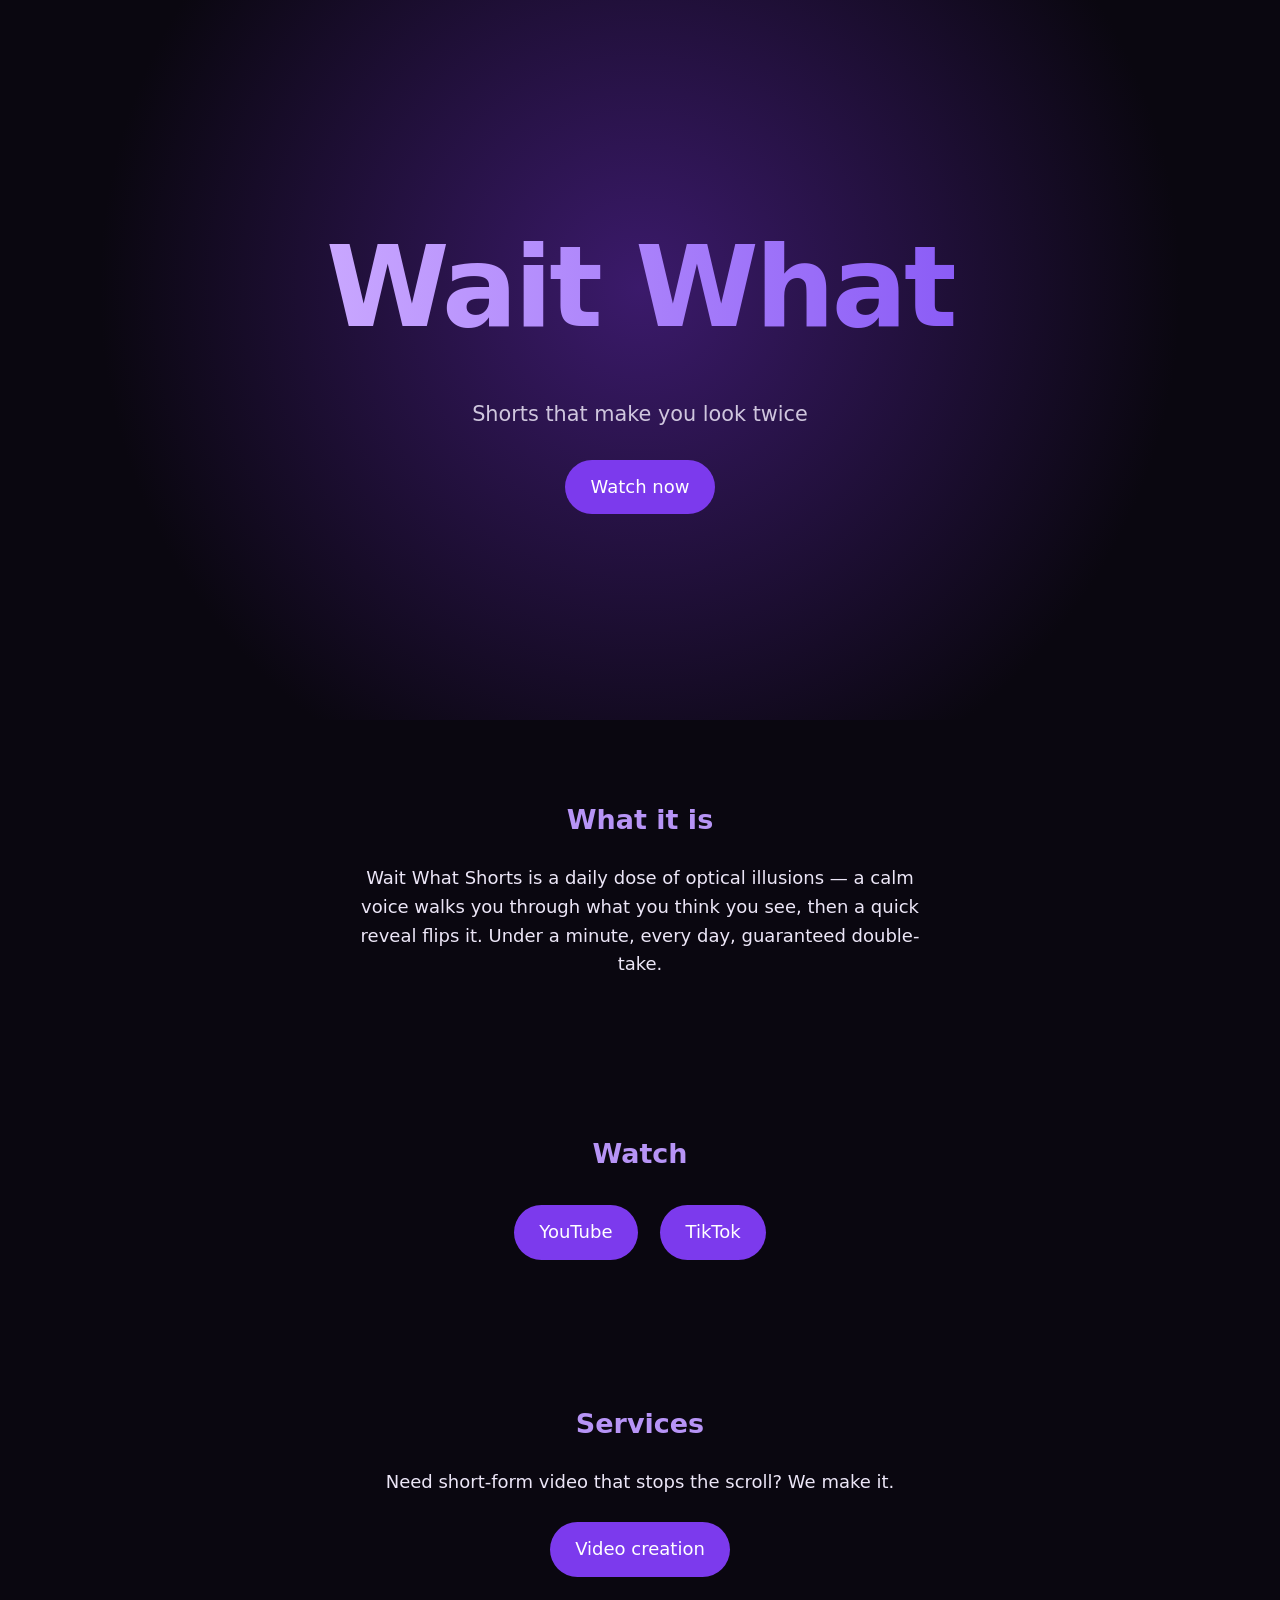
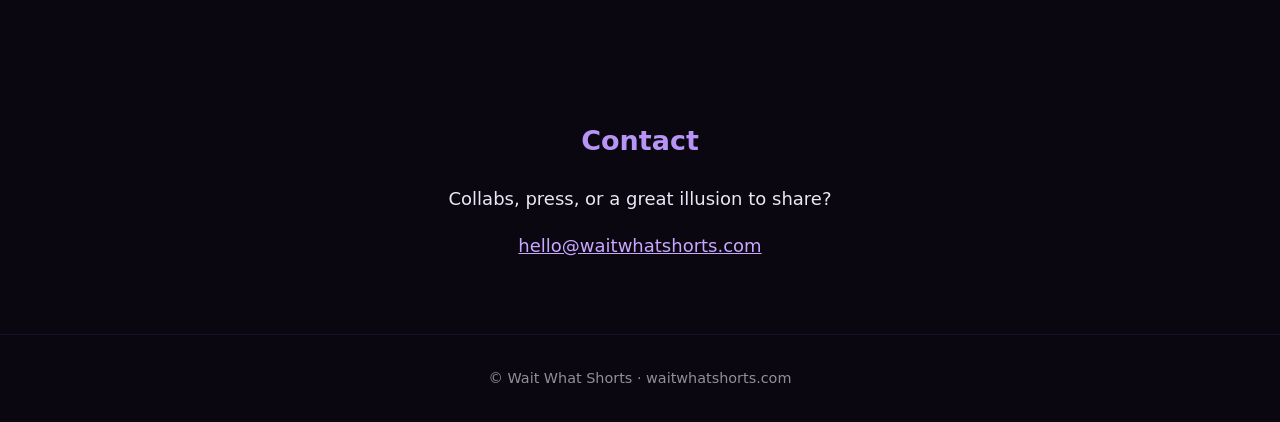
<file: index.html>
<!doctype html>
<html lang="en"><head><meta charset="utf-8"><meta name="viewport" content="width=device-width,initial-scale=1">
<title>Wait What Shorts — Shorts that make you look twice</title>
<meta name="description" content="Daily optical-illusion Shorts with a calm voice and a quick reveal.">
<link rel="stylesheet" href="style.css"></head>
<body>
<audio id="ww-outro" src="outro-jingle.mp3" preload="auto"></audio>
<header class="hero"><h1>Wait What</h1><p class="tag">Shorts that make you look twice</p><a class="btn" href="#watch">Watch now</a></header>
<section><h2>What it is</h2><p>Wait What Shorts is a daily dose of optical illusions — a calm voice walks you through what you think you see, then a quick reveal flips it. Under a minute, every day, guaranteed double-take.</p></section>
<section id="watch"><h2>Watch</h2><div class="links">
<a class="btn" href="https://www.youtube.com/@WaitWhatNow-t6d" target="_blank" rel="noopener">YouTube</a>
<a class="btn" href="https://www.tiktok.com/@waitwhatnowt6d" target="_blank" rel="noopener">TikTok</a></div></section>
<section id="services"><h2>Services</h2><p>Need short-form video that stops the scroll? We make it.</p><div class="links">
<a class="btn" href="services/video.html">Video creation</a></div></section>
<section id="contact"><h2>Contact</h2><p>Collabs, press, or a great illusion to share?</p><p><a href="mailto:hello@waitwhatshorts.com">hello@waitwhatshorts.com</a></p></section>
<footer>© Wait What Shorts · waitwhatshorts.com</footer>
<script src="site.js"></script>
<script data-goatcounter="https://waitwhatshorts.goatcounter.com/count"
        async src="//gc.zgo.at/count.js"></script>
</body></html>
</file>
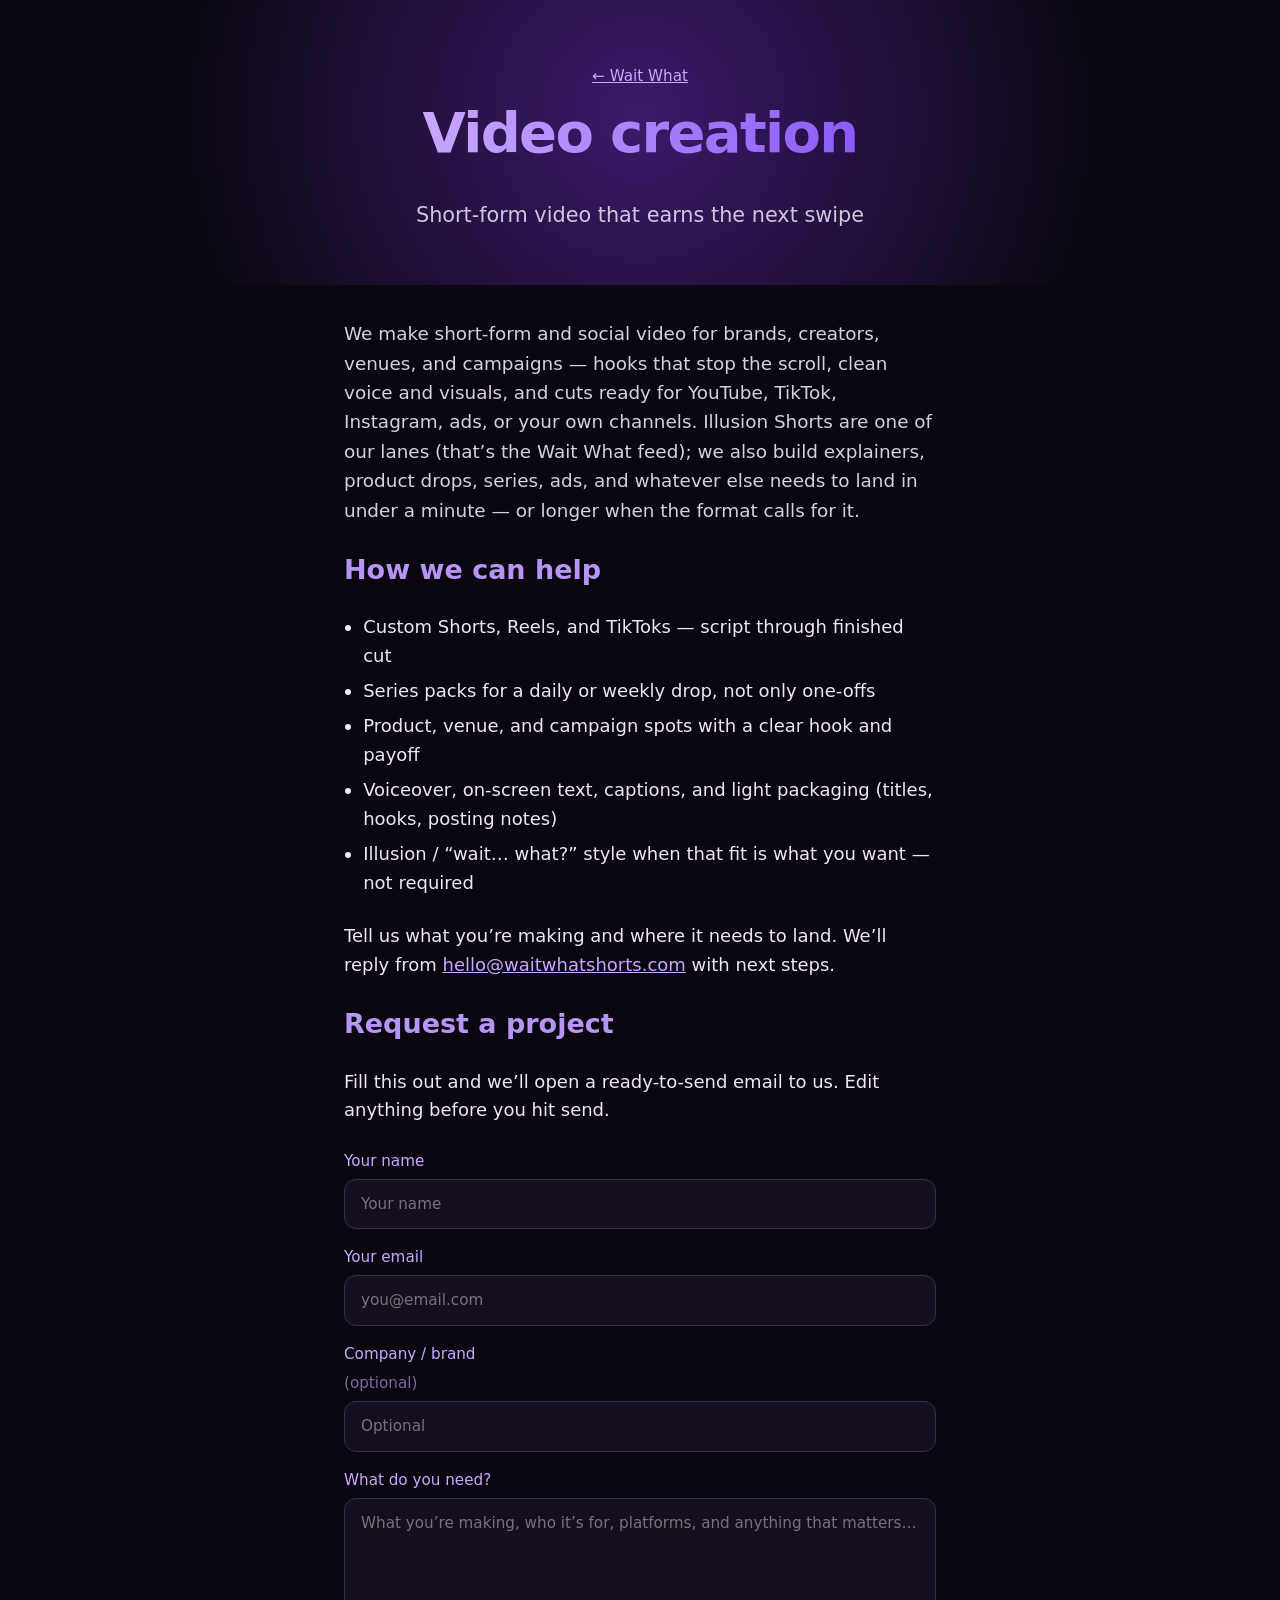
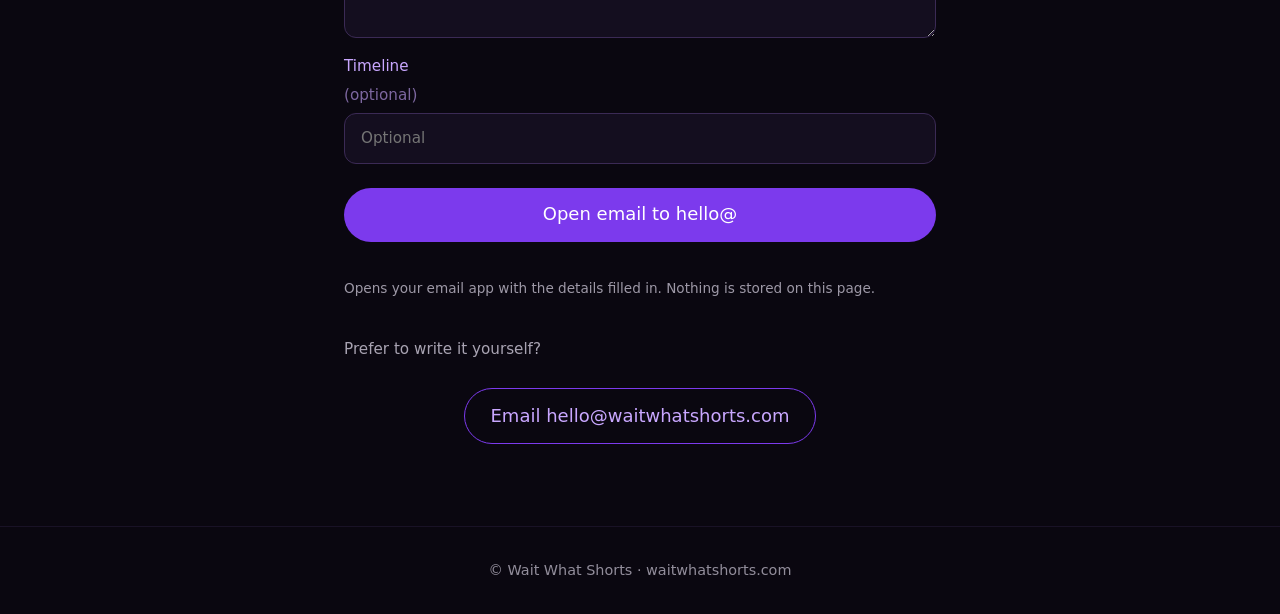
<file: services/video.html>
<!doctype html>
<html lang="en"><head><meta charset="utf-8"><meta name="viewport" content="width=device-width,initial-scale=1">
<title>Video creation — Wait What Shorts</title>
<meta name="description" content="Custom short-form and social video from Wait What — hooks, voice, cuts, and series ready to post.">
<link rel="stylesheet" href="../style.css"></head>
<body>
<audio id="ww-outro" src="../outro-jingle.mp3" preload="auto"></audio>
<header class="hero compact">
  <a class="back" href="../">← Wait What</a>
  <h1>Video creation</h1>
  <p class="tag">Short-form video that earns the next swipe</p>
</header>
<main class="page">
  <p class="lead">We make short-form and social video for brands, creators, venues, and campaigns — hooks that stop the scroll, clean voice and visuals, and cuts ready for YouTube, TikTok, Instagram, ads, or your own channels. Illusion Shorts are one of our lanes (that’s the Wait What feed); we also build explainers, product drops, series, ads, and whatever else needs to land in under a minute — or longer when the format calls for it.</p>
  <h2>How we can help</h2>
  <ul class="bullets">
    <li>Custom Shorts, Reels, and TikToks — script through finished cut</li>
    <li>Series packs for a daily or weekly drop, not only one-offs</li>
    <li>Product, venue, and campaign spots with a clear hook and payoff</li>
    <li>Voiceover, on-screen text, captions, and light packaging (titles, hooks, posting notes)</li>
    <li>Illusion / “wait… what?” style when that fit is what you want — not required</li>
  </ul>
  <p>Tell us what you’re making and where it needs to land. We’ll reply from <a href="mailto:hello@waitwhatshorts.com">hello@waitwhatshorts.com</a> with next steps.</p>

  <h2>Request a project</h2>
  <p>Fill this out and we’ll open a ready-to-send email to us. Edit anything before you hit send.</p>
  <form class="form" id="video-form" novalidate>
    <label>Your name
      <input name="name" type="text" autocomplete="name" required placeholder="Your name">
    </label>
    <label>Your email
      <input name="email" type="email" autocomplete="email" required placeholder="you@email.com">
    </label>
    <label>Company / brand <span style="opacity:.6">(optional)</span>
      <input name="company" type="text" autocomplete="organization" placeholder="Optional">
    </label>
    <label>What do you need?
      <textarea name="brief" required placeholder="What you’re making, who it’s for, platforms, and anything that matters…"></textarea>
    </label>
    <label>Timeline <span style="opacity:.6">(optional)</span>
      <input name="timeline" type="text" placeholder="Optional">
    </label>
    <button class="btn full" type="submit">Open email to hello@</button>
    <p class="note">Opens your email app with the details filled in. Nothing is stored on this page.</p>
  </form>

  <p class="or">Prefer to write it yourself?</p>
  <p style="text-align:center"><a class="btn ghost" href="mailto:hello@waitwhatshorts.com?subject=Video%20creation%20inquiry">Email hello@waitwhatshorts.com</a></p>
</main>
<footer>© Wait What Shorts · waitwhatshorts.com</footer>
<script src="../site.js"></script>
<script>
(function () {
  var form = document.getElementById('video-form');
  if (!form) return;
  form.addEventListener('submit', function (e) {
    e.preventDefault();
    var d = new FormData(form);
    var name = (d.get('name') || '').toString().trim();
    var email = (d.get('email') || '').toString().trim();
    var company = (d.get('company') || '').toString().trim();
    var brief = (d.get('brief') || '').toString().trim();
    var timeline = (d.get('timeline') || '').toString().trim();
    if (!name || !email || !brief) {
      form.reportValidity();
      return;
    }
    var lines = [
      'Name: ' + name,
      'Email: ' + email,
      company ? 'Company / brand: ' + company : null,
      timeline ? 'Timeline: ' + timeline : null,
      '',
      'Project brief:',
      brief
    ].filter(function (x) { return x !== null; });
    var subject = 'Video creation inquiry' + (company ? ' — ' + company : ' — ' + name);
    var href = 'mailto:hello@waitwhatshorts.com'
      + '?subject=' + encodeURIComponent(subject)
      + '&body=' + encodeURIComponent(lines.join('\n'));
    window.location.href = href;
  });
})();
</script>
<script data-goatcounter="https://waitwhatshorts.goatcounter.com/count"
        async src="//gc.zgo.at/count.js"></script>
</body></html>
</file>
<file: style.css>
*{box-sizing:border-box}body{margin:0;background:#0a0710;color:#ece6f7;font:18px/1.6 system-ui,-apple-system,Segoe UI,sans-serif;text-align:center}
.hero{min-height:80vh;display:flex;flex-direction:column;justify-content:center;align-items:center;padding:2rem;background:radial-gradient(circle at 50% 40%,#3b1a6b 0,#0a0710 70%)}
.hero.compact{min-height:auto;padding:3rem 1.5rem 2rem}
h1{font-size:clamp(3rem,12vw,7rem);margin:0;letter-spacing:-.03em;background:linear-gradient(90deg,#c9a7ff,#8b5cf6);-webkit-background-clip:text;background-clip:text;color:transparent}
.hero.compact h1{font-size:clamp(2rem,8vw,3.5rem)}
.tag{font-size:1.3rem;opacity:.85}h2{color:#b794f6}
section{max-width:640px;margin:0 auto;padding:3.5rem 1.5rem}
.page{max-width:640px;margin:0 auto;padding:1rem 1.5rem 3.5rem;text-align:left}
.page p,.page li{text-align:left}.page h2{text-align:left}
.lead{font-size:1.15rem;opacity:.9}
.btn{display:inline-block;margin:.5rem;padding:.8rem 1.6rem;border-radius:999px;background:#7c3aed;color:#fff;text-decoration:none;font-weight:600;border:none;cursor:pointer;font:inherit}.btn:hover{background:#9061f9}
.btn.ghost{background:transparent;border:1px solid #7c3aed;color:#c9a7ff}.btn.ghost:hover{background:#241a36}
.btn.full{width:100%;margin:.5rem 0}
a{color:#c9a7ff}footer{padding:2rem;opacity:.6;font-size:.9rem;border-top:1px solid #241a36;text-align:center}
.back{display:inline-block;margin:1rem 0 0;font-size:.95rem}
.bullets{padding-left:1.2rem;margin:1rem 0 1.5rem}.bullets li{margin:.4rem 0}
.form{display:flex;flex-direction:column;gap:1rem;margin:1.5rem 0}
.form label{display:flex;flex-direction:column;gap:.35rem;text-align:left;font-size:.95rem;color:#c9a7ff}
.form input,.form textarea,.form select{width:100%;padding:.75rem 1rem;border-radius:12px;border:1px solid #3b2a55;background:#140e1f;color:#ece6f7;font:inherit}
.form textarea{min-height:140px;resize:vertical}
.form input:focus,.form textarea:focus,.form select:focus{outline:2px solid #7c3aed;border-color:#7c3aed}
.or{text-align:center;opacity:.7;margin:1.5rem 0 .75rem;font-size:.95rem}
.note{font-size:.85rem;opacity:.65;margin-top:.75rem}
</file>
